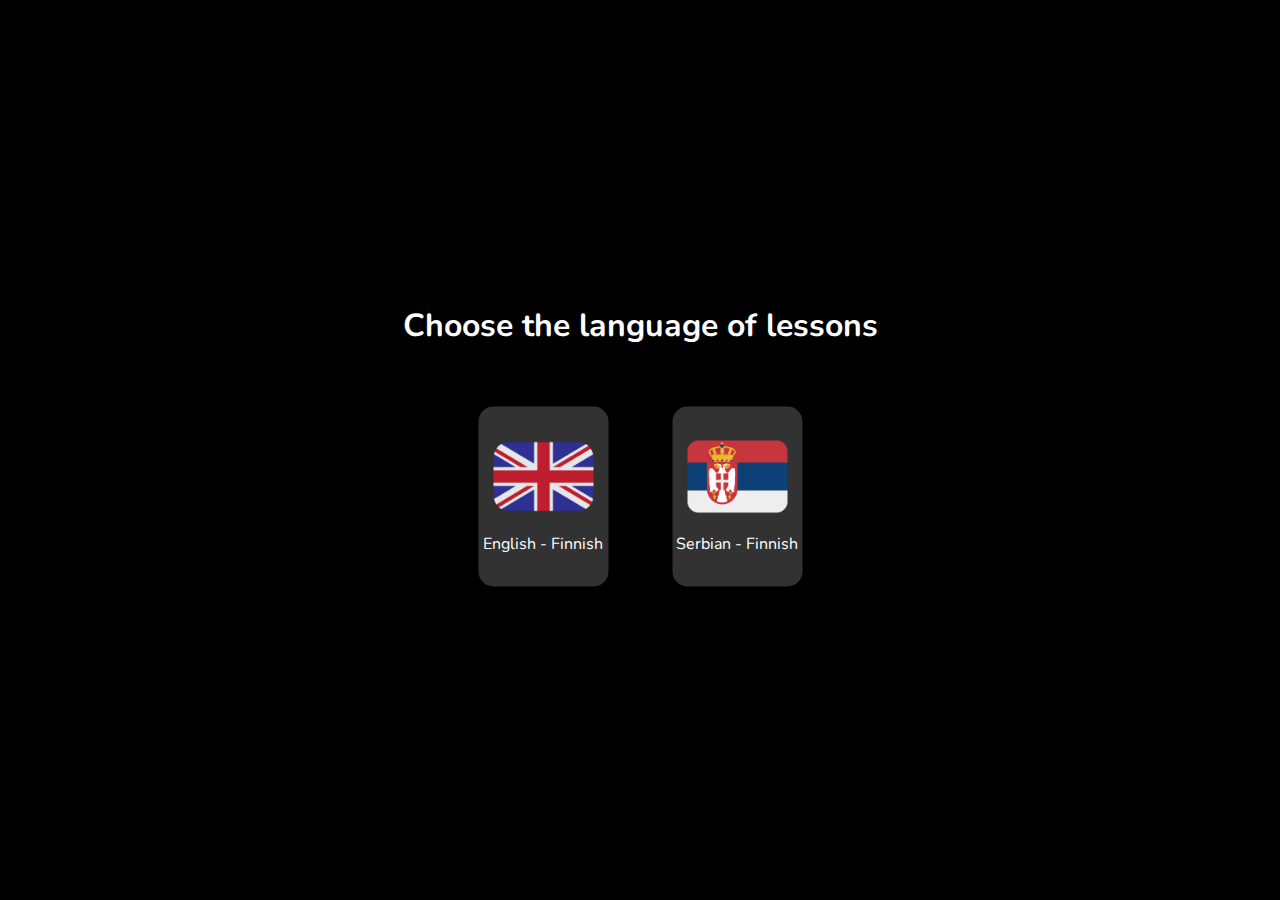
<file: index.html>
<!DOCTYPE html>
<html lang="en">
<head>
    <meta charset="UTF-8">
    <meta http-equiv="X-UA-Compatible" content="IE=edge">
    <meta name="viewport" content="width=device-width, initial-scale=1.0">
    <title>Leftover Finnish Lessons</title>
    <link rel="stylesheet" href="style.css">
    <link rel="icon" href="icons/Learn Finnish & Serbian Logo.png" type="image/x-icon"/>
</head>
<body>
    <div class="center">
        <div>
            <h1 class="chooseLanguageHeader">Choose the language of lessons</h1>
        </div>
    
        <div>
            <a href="en-fi.html" class="chooseButton">
                <img src="icons/uk.png" alt="UK flag">
                    English - Finnish
            </a>
            
            <a href="sr-fi.html" class="chooseButton">
                <img src="icons/serbia.png" alt="Serbian flag">
                    Serbian - Finnish
            </a>
        </div>
    </div>
</body>
</html>
</file>
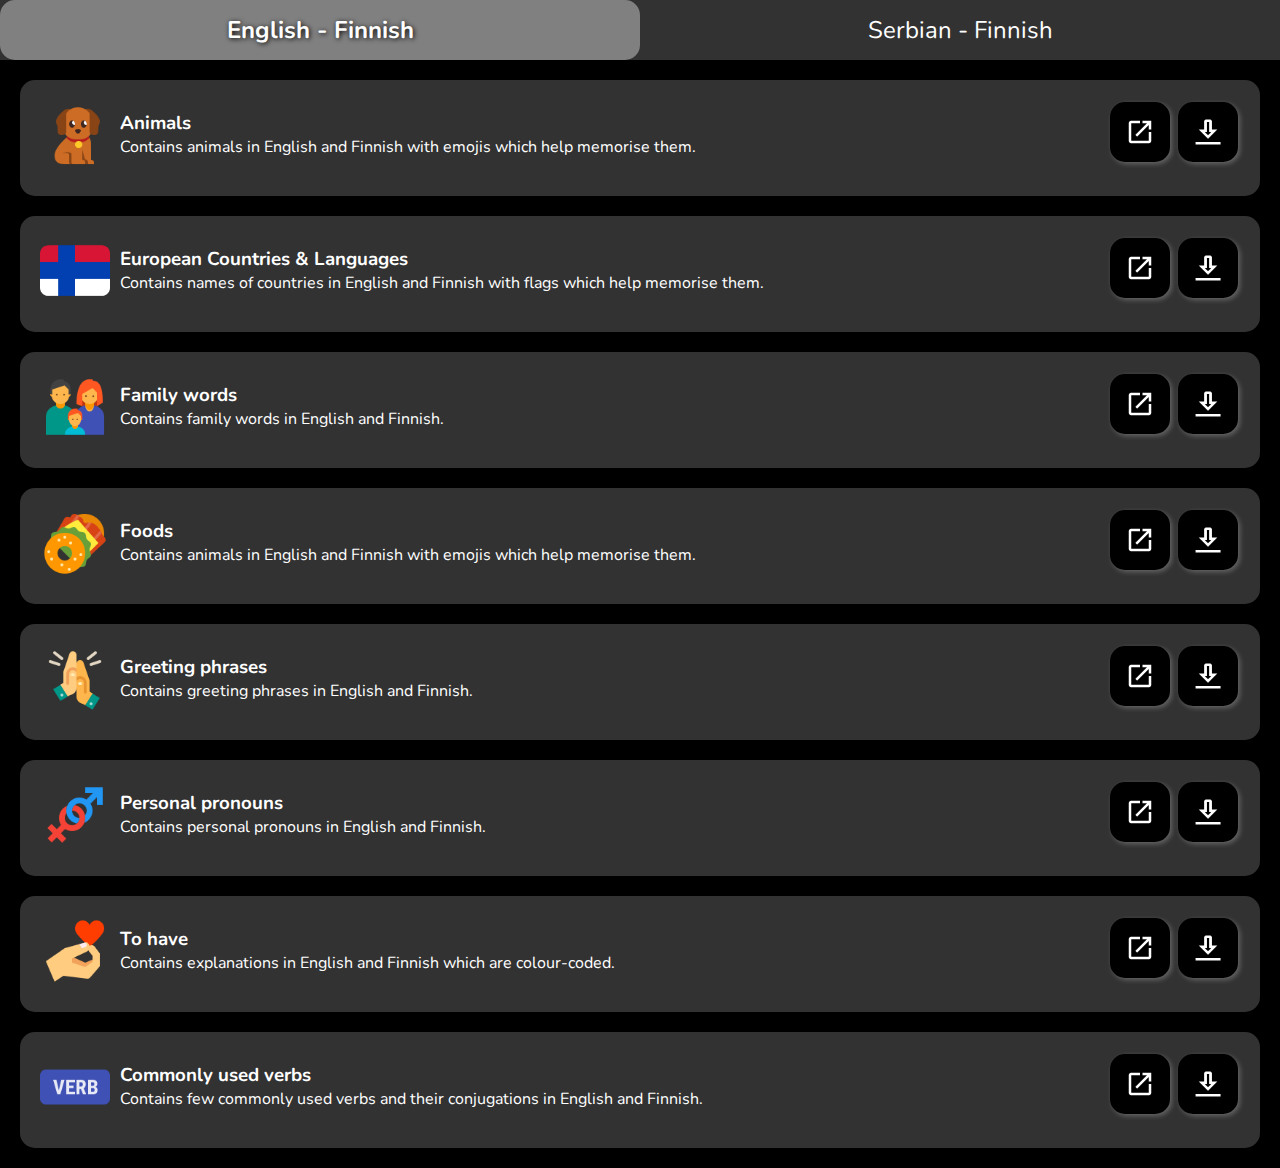
<file: en-fi.html>
<!DOCTYPE html>
<html lang="en">
<head>
    <meta charset="UTF-8">
    <meta http-equiv="X-UA-Compatible" content="IE=edge">
    <meta name="viewport" content="width=device-width, initial-scale=1.0">
    <title>EN - FI Lessons</title>
    <link rel="stylesheet" href="style.css">
    <link rel="icon" href="icons/Learn Finnish & Serbian Logo.png" type="image/x-icon"/>
</head>
<body>
    <div class="nav">
        <a href="en-fi.html" class="active">English - Finnish</a>
        <a href="sr-fi.html" class="">Serbian - Finnish</a>
    </div>

    <div class="panel">
        <div class="panelIconNText">
            <div class="panelIcon">
                <img src="icons/animals.png" alt="Dog">
            </div>
            <div class="panelText">
                <h3>Animals</h3>
                <p>Contains animals in English and Finnish with emojis which help memorise them.</p>
            </div>
        </div>
        <div class="panelButtons">
            <a href="Lessons/EN - FI/EN - FI Animals.pdf" target="_blank"><button title="Open in new tab"><img src="icons/external.png"></button></a>
            <a href="Lessons/EN - FI/EN - FI Animals.pdf" download="EN - FI Animals"><button title="Download"><img src="icons/download.png"></button></a>
        </div>
    </div>
    <div class="panel">
        <div class="panelIconNText">
            <div class="panelIcon">
                <img src="icons/countries.png" alt="Flag">
            </div>
            <div class="panelText">
                <h3>European Countries & Languages</h3>
                <p>Contains names of countries in English and Finnish with flags which help memorise them.</p>
            </div>
        </div>
        <div class="panelButtons">
            <a href="Lessons/EN - FI/EN - FI European Countries & Languages.pdf" target="_blank"><button title="Open in new tab"><img src="icons/external.png"></button></a>
            <a href="Lessons/EN - FI/EN - FI European Countries & Languages.pdf" download="EN - FI European Countries & Languages"><button title="Download"><img src="icons/download.png"></button></a>
        </div>
    </div>
    <div class="panel">
        <div class="panelIconNText">
            <div class="panelIcon">
                <img src="icons/family.png" alt="Family">
            </div>
            <div class="panelText">
                <h3>Family words</h3>
                <p>Contains family words in English and Finnish.</p>
            </div>
        </div>
        <div class="panelButtons">
            <a href="Lessons/EN - FI/EN - FI Family words.pdf" target="_blank"><button title="Open in new tab"><img src="icons/external.png"></button></a>
            <a href="Lessons/EN - FI/EN - FI Family words.pdf" download="EN - FI Family Words"><button title="Download"><img src="icons/download.png"></button></a>
        </div>
    </div>
    <div class="panel">
        <div class="panelIconNText">
            <div class="panelIcon">
                <img src="icons/foods.png" alt="Food">
            </div>
            <div class="panelText">
                <h3>Foods</h3>
                <p>Contains animals in English and Finnish with emojis which help memorise them.</p>
            </div>
        </div>
        <div class="panelButtons">
            <a href="Lessons/EN - FI/EN - FI Foods.pdf" target="_blank"><button title="Open in new tab"><img src="icons/external.png"></button></a>
            <a href="Lessons/EN - FI/EN - FI Foods.pdf" download="EN - FI Foods"><button title="Download"><img src="icons/download.png"></button></a>
        </div>
    </div>
    <div class="panel">
        <div class="panelIconNText">
            <div class="panelIcon">
                <img src="icons/greetings.png" alt="Greetings">
            </div>
            <div class="panelText">
                <h3>Greeting phrases</h3>
                <p>Contains greeting phrases in English and Finnish.</p>
            </div>
        </div>
        <div class="panelButtons">
            <a href="Lessons/EN - FI/EN - FI Greeting phrases.pdf" target="_blank"><button title="Open in new tab"><img src="icons/external.png"></button></a>
            <a href="Lessons/EN - FI/EN - FI Greeting phrases.pdf" download="EN - FI Greeting phrases"><button title="Download"><img src="icons/download.png"></button></a>
        </div>
    </div>
    <div class="panel">
        <div class="panelIconNText">
            <div class="panelIcon">
                <img src="icons/pronouns.png" alt="Female & Male Sign">
            </div>
            <div class="panelText">
                <h3>Personal pronouns</h3>
                <p>Contains personal pronouns in English and Finnish.</p>
            </div>
        </div>
        <div class="panelButtons">
            <a href="Lessons/EN - FI/EN - FI Personal pronouns.pdf" target="_blank"><button title="Open in new tab"><img src="icons/external.png"></button></a>
            <a href="Lessons/EN - FI/EN - FI Personal pronouns.pdf" download="EN - FI Personal pronouns"><button title="Download"><img src="icons/download.png"></button></a>
        </div>
    </div>
    <div class="panel">
        <div class="panelIconNText">
            <div class="panelIcon">
                <img src="icons/tohave.png" alt="Hand with a heart">
            </div>
            <div class="panelText">
                <h3>To have</h3>
                <p>Contains explanations in English and Finnish which are colour-coded.</p>
            </div>
        </div>
        <div class="panelButtons">
            <a href="Lessons/EN - FI/EN - FI To have.pdf" target="_blank"><button title="Open in new tab"><img src="icons/external.png"></button></a>
            <a href="Lessons/EN - FI/EN - FI To have.pdf" download="EN - FI To have"><button title="Download"><img src="icons/download.png"></button></a>
        </div>
    </div>
    <div class="panel">
        <div class="panelIconNText">
            <div class="panelIcon">
                <img src="icons/verb.png" alt="Verb">
            </div>
            <div class="panelText">
                <h3>Commonly used verbs</h3>
                <p>Contains few commonly used verbs and their conjugations in English and Finnish.</p>
            </div>
        </div>
        <div class="panelButtons">
            <a href="Lessons/EN - FI/EN-FI Commonly used verbs.pdf" target="_blank"><button title="Open in new tab"><img src="icons/external.png"></button></a>
            <a href="Lessons/EN - FI/EN-FI Commonly used verbs.pdf" download="EN - FI Commonly used verbs"><button title="Download"><img src="icons/download.png"></button></a>
        </div>
    </div>
</body>
</html>
</file>
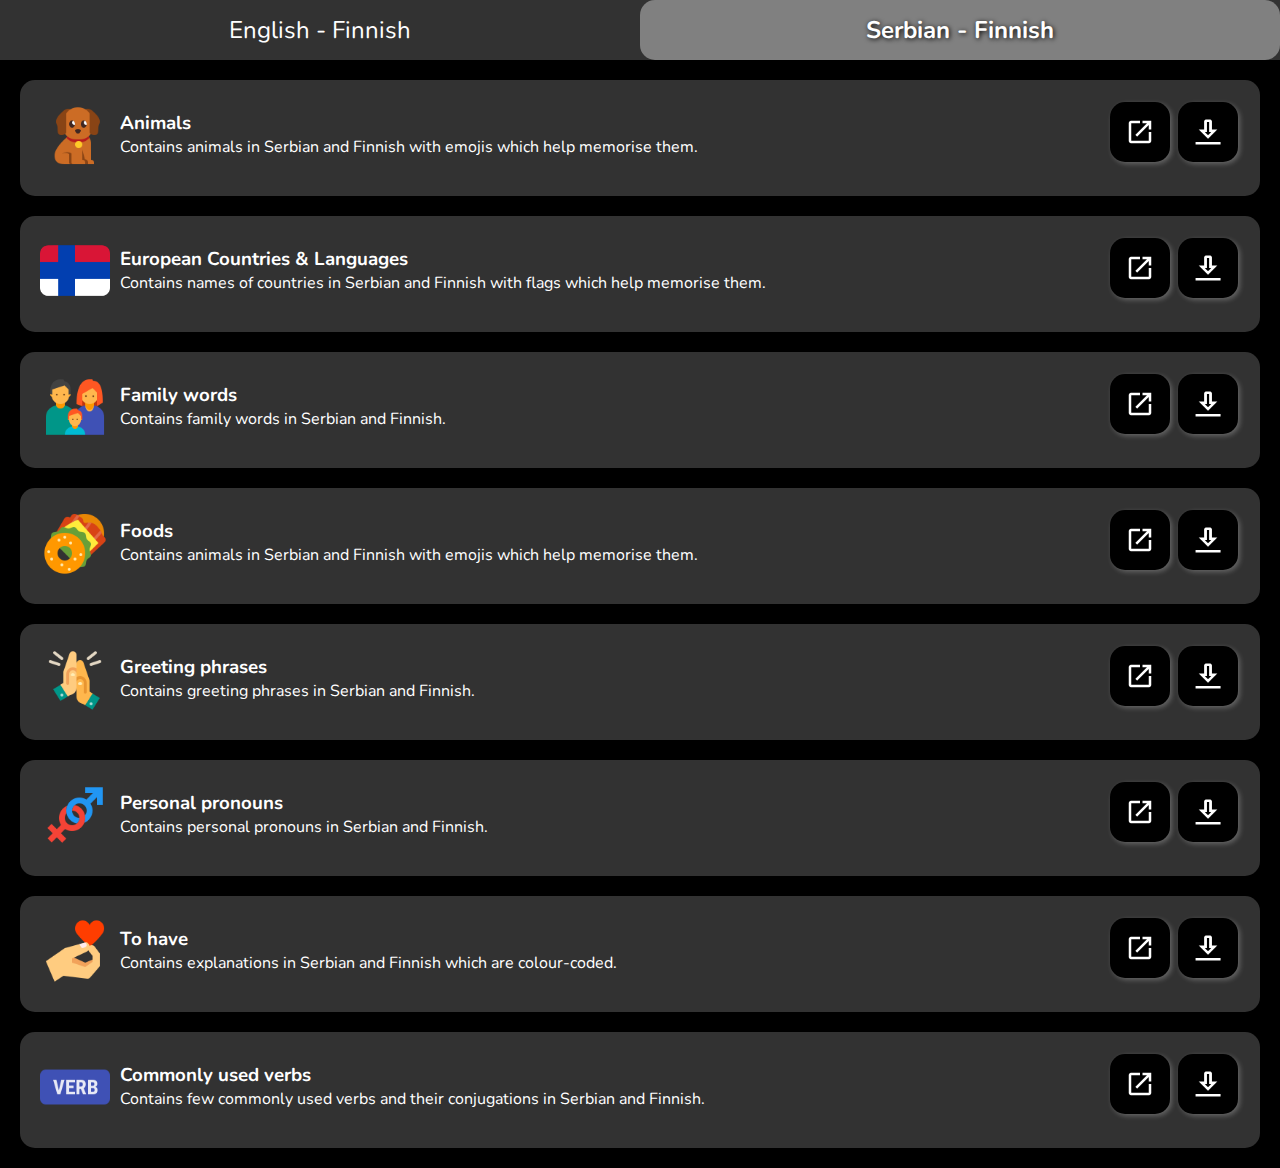
<file: sr-fi.html>
<!DOCTYPE html>
<html lang="en">
<head>
    <meta charset="UTF-8">
    <meta http-equiv="X-UA-Compatible" content="IE=edge">
    <meta name="viewport" content="width=device-width, initial-scale=1.0">
    <title>SR - FI Lessons</title>
    <link rel="stylesheet" href="style.css">
    <link rel="icon" href="icons/Learn Finnish & Serbian Logo.png" type="image/x-icon"/>
</head>
<body>
    <div class="nav">
        <a href="en-fi.html" class="">English - Finnish</a>
        <a href="sr-fi.html" class="active">Serbian - Finnish</a>
    </div>

    <div class="panel">
        <div class="panelIconNText">
            <div class="panelIcon">
                <img src="icons/animals.png" alt="Dog">
            </div>
            <div class="panelText">
                <h3>Animals</h3>
                <p>Contains animals in Serbian and Finnish with emojis which help memorise them.</p>
            </div>
        </div>
        <div class="panelButtons">
            <a href="Lessons/SR - FI/SR - FI Animals.pdf" target="_blank"><button title="Open in new tab"><img src="icons/external.png"></button></a>
            <a href="Lessons/SR - FI/SR - FI Animals.pdf" download="SR - FI Animals"><button title="Download"><img src="icons/download.png"></button></a>
        </div>
    </div>
    <div class="panel">
        <div class="panelIconNText">
            <div class="panelIcon">
                <img src="icons/countries.png" alt="Flag">
            </div>
            <div class="panelText">
                <h3>European Countries & Languages</h3>
                <p>Contains names of countries in Serbian and Finnish with flags which help memorise them.</p>
            </div>
        </div>
        <div class="panelButtons">
            <a href="Lessons/SR - FI/SR - FI European Countries & Languages.pdf" target="_blank"><button title="Open in new tab"><img src="icons/external.png"></button></a>
            <a href="Lessons/SR - FI/SR - FI European Countries & Languages.pdf" download="SR - FI European Countries & Languages"><button title="Download"><img src="icons/download.png"></button></a>
        </div>
    </div>
    <div class="panel">
        <div class="panelIconNText">
            <div class="panelIcon">
                <img src="icons/family.png" alt="Family">
            </div>
            <div class="panelText">
                <h3>Family words</h3>
                <p>Contains family words in Serbian and Finnish.</p>
            </div>
        </div>
        <div class="panelButtons">
            <a href="Lessons/SR - FI/SR - FI Family words.pdf" target="_blank"><button title="Open in new tab"><img src="icons/external.png"></button></a>
            <a href="Lessons/SR - FI/SR - FI Family words.pdf" download="SR - FI Family Words"><button title="Download"><img src="icons/download.png"></button></a>
        </div>
    </div>
    <div class="panel">
        <div class="panelIconNText">
            <div class="panelIcon">
                <img src="icons/foods.png" alt="Food">
            </div>
            <div class="panelText">
                <h3>Foods</h3>
                <p>Contains animals in Serbian and Finnish with emojis which help memorise them.</p>
            </div>
        </div>
        <div class="panelButtons">
            <a href="Lessons/SR - FI/SR - FI Foods.pdf" target="_blank"><button title="Open in new tab"><img src="icons/external.png"></button></a>
            <a href="Lessons/SR - FI/SR - FI Foods.pdf" download="SR - FI Foods"><button title="Download"><img src="icons/download.png"></button></a>
        </div>
    </div>
    <div class="panel">
        <div class="panelIconNText">
            <div class="panelIcon">
                <img src="icons/greetings.png" alt="Greetings">
            </div>
            <div class="panelText">
                <h3>Greeting phrases</h3>
                <p>Contains greeting phrases in Serbian and Finnish.</p>
            </div>
        </div>
        <div class="panelButtons">
            <a href="Lessons/SR - FI/SR - FI Greeting phrases.pdf" target="_blank"><button title="Open in new tab"><img src="icons/external.png"></button></a>
            <a href="Lessons/SR - FI/SR - FI Greeting phrases.pdf" download="SR - FI Greeting phrases"><button title="Download"><img src="icons/download.png"></button></a>
        </div>
    </div>
    <div class="panel">
        <div class="panelIconNText">
            <div class="panelIcon">
                <img src="icons/pronouns.png" alt="Female & Male Sign">
            </div>
            <div class="panelText">
                <h3>Personal pronouns</h3>
                <p>Contains personal pronouns in Serbian and Finnish.</p>
            </div>
        </div>
        <div class="panelButtons">
            <a href="Lessons/SR - FI/SR - FI Personal pronouns.pdf" target="_blank"><button title="Open in new tab"><img src="icons/external.png"></button></a>
            <a href="Lessons/SR - FI/SR - FI Personal pronouns.pdf" download="SR - FI Personal pronouns"><button title="Download"><img src="icons/download.png"></button></a>
        </div>
    </div>
    <div class="panel">
        <div class="panelIconNText">
            <div class="panelIcon">
                <img src="icons/tohave.png" alt="Hand with a heart">
            </div>
            <div class="panelText">
                <h3>To have</h3>
                <p>Contains explanations in Serbian and Finnish which are colour-coded.</p>
            </div>
        </div>
        <div class="panelButtons">
            <a href="Lessons/SR - FI/SR - FI To have.pdf" target="_blank"><button title="Open in new tab"><img src="icons/external.png"></button></a>
            <a href="Lessons/SR - FI/SR - FI To have.pdf" download="SR - FI To have"><button title="Download"><img src="icons/download.png"></button></a>
        </div>
    </div>
    <div class="panel">
        <div class="panelIconNText">
            <div class="panelIcon">
                <img src="icons/verb.png" alt="Verb">
            </div>
            <div class="panelText">
                <h3>Commonly used verbs</h3>
                <p>Contains few commonly used verbs and their conjugations in Serbian and Finnish.</p>
            </div>
        </div>
        <div class="panelButtons">
            <a href="Lessons/SR - FI/SR-FI Commonly used verbs.pdf" target="_blank"><button title="Open in new tab"><img src="icons/external.png"></button></a>
            <a href="Lessons/SR - FI/SR-FI Commonly used verbs.pdf" download="RS - FI Commonly used verbs"><button title="Download"><img src="icons/download.png"></button></a>
        </div>
    </div>
</body>
</html>
</file>
<file: style.css>
/*Nunito font implementation*/
@import url('https://fonts.googleapis.com/css2?family=Nunito&display=swap');

/*General style*/
* {
    margin: 0;
    padding: 0;
    font-family: Nunito, Calibri;
    list-style-type: none;
    text-decoration: none;
}

/*Body style*/
body {
    color: white;
    background-color: black;
}

/*Centering all the content on index page*/
.center {
    padding: 0;
    margin: 0;
    position: absolute;
    top: 50%;
    left: 50%;
    transform: translate(-50%, -50%);
    text-align: center;
}

/*Panel related style*/
.panel {
    background-color: rgb(50, 50, 50);
    border-radius: 15px;
    padding: 20px;
    display: flex;
    margin: 20px;
}

.panelIconNText {
    display: inline-flex;
    float: left;
}

.panelIcon img {
    height: 70px;
}

.panelText {
    padding: 10px;
}

.panelButtons {
    float: right;
    margin-left: auto;
}

.panelButtons button {
    background-color: black;
    padding: 10px;
    width: 60px;
    height: 60px;
    font-size: 22px;
    border-radius: 15px;
    box-shadow: rgba(255, 255, 255, 0.25) 2px 2px 5px;
    margin: 2px;
    cursor: pointer;
    border: none;
    outline: none;
    transition: box-shadow .3s, background-color .3s;
}

button:hover, :focus {
    box-shadow: white 0px 0px 0px 3px;
}

button img {
    height: 30px;
    padding: 5px;
}

/*Index page style*/
.chooseLanguageHeader {
    margin-bottom: 50px;
}

.chooseButton {
    padding-top: 20px;
    margin: 10px 30px;
    display: inline-block;
    height: 160px;
    width: 130px;
    background-color: rgb(50, 50, 50);
    color: white;
    border-radius: 15px;
}

.chooseButton img {
    height: 100px;
}

/*Nav style*/
.nav {
    background-color: rgb(50, 50, 50);
    justify-content: space-around;
    display: flex;
    height: 60px;
    font-size: 24px;
}

.nav a {
    color: white;
    width: 100%;
    text-align: center;
    padding-top: 14px;
}

.active {
    background-color: gray;
    border-radius: 15px;
    font-weight: bold;
    text-shadow: 1px 1px 5px rgb(0, 0, 0);
}
</file>
